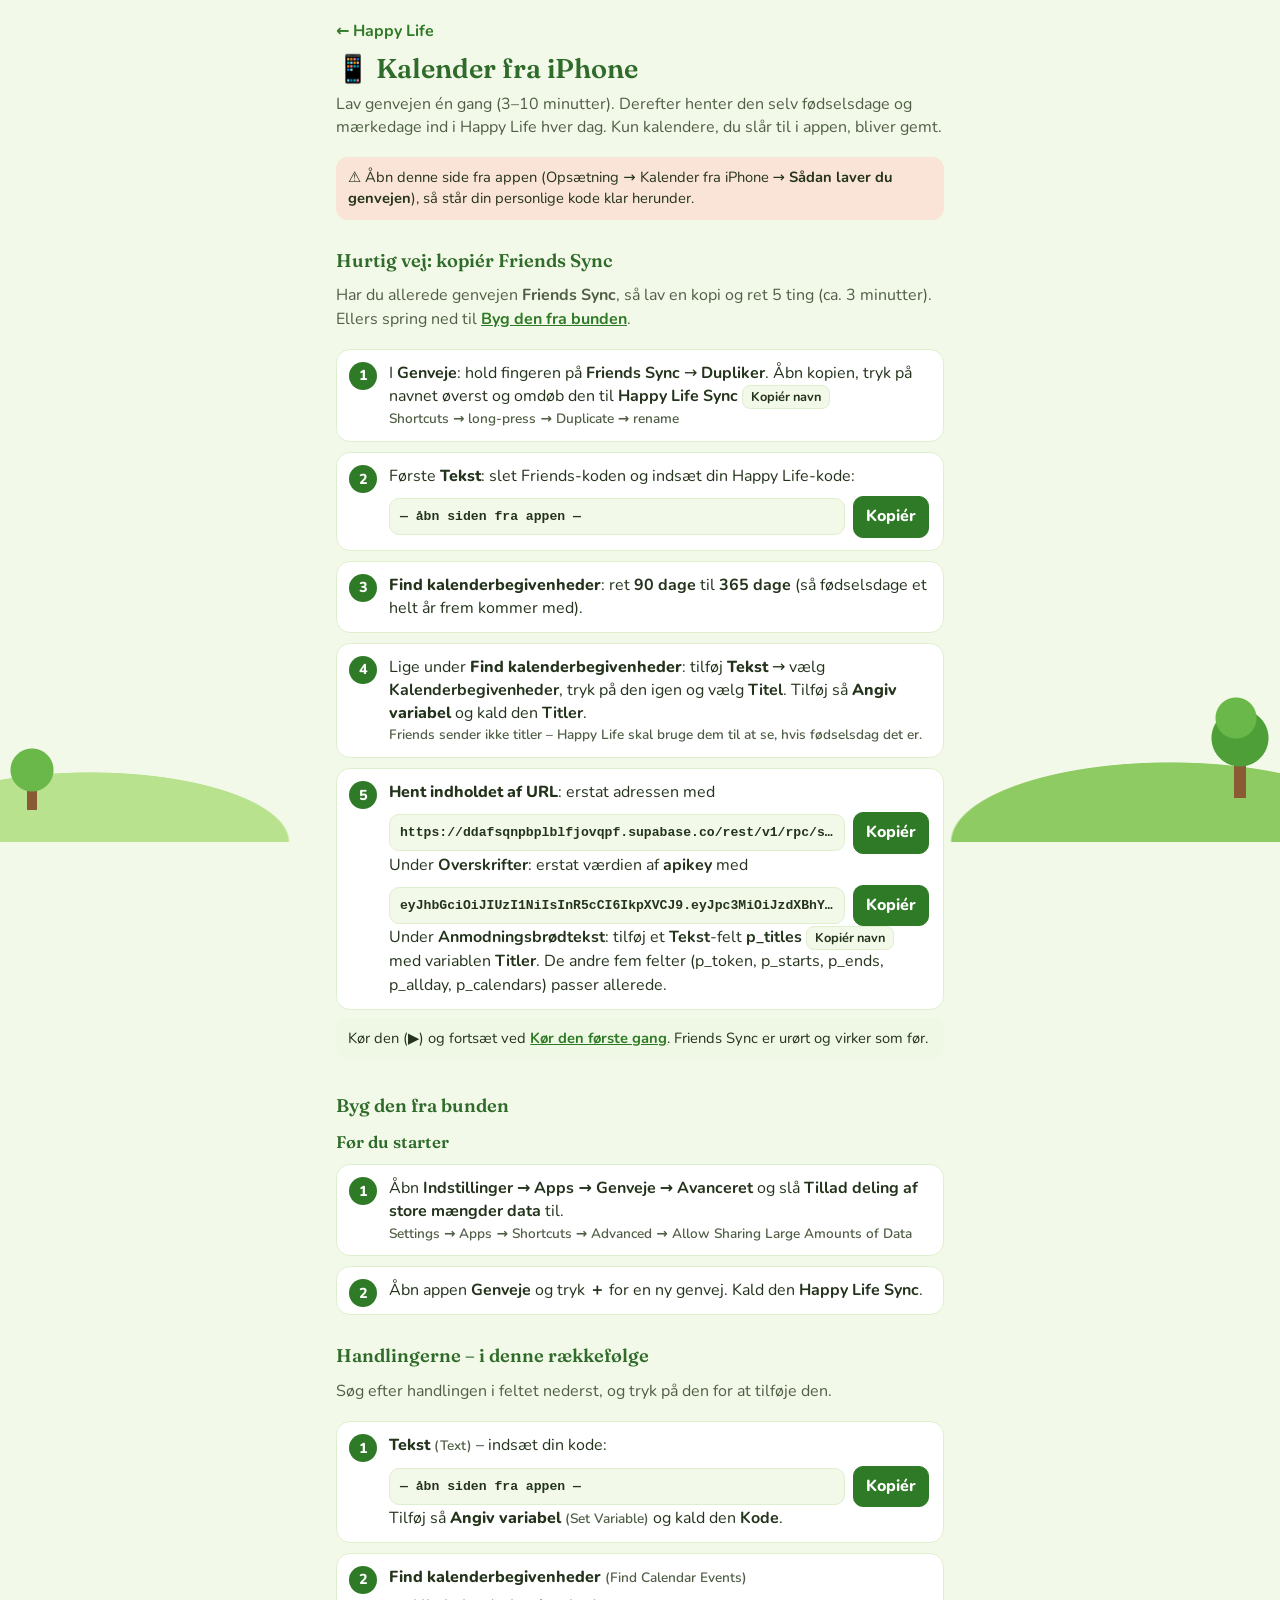
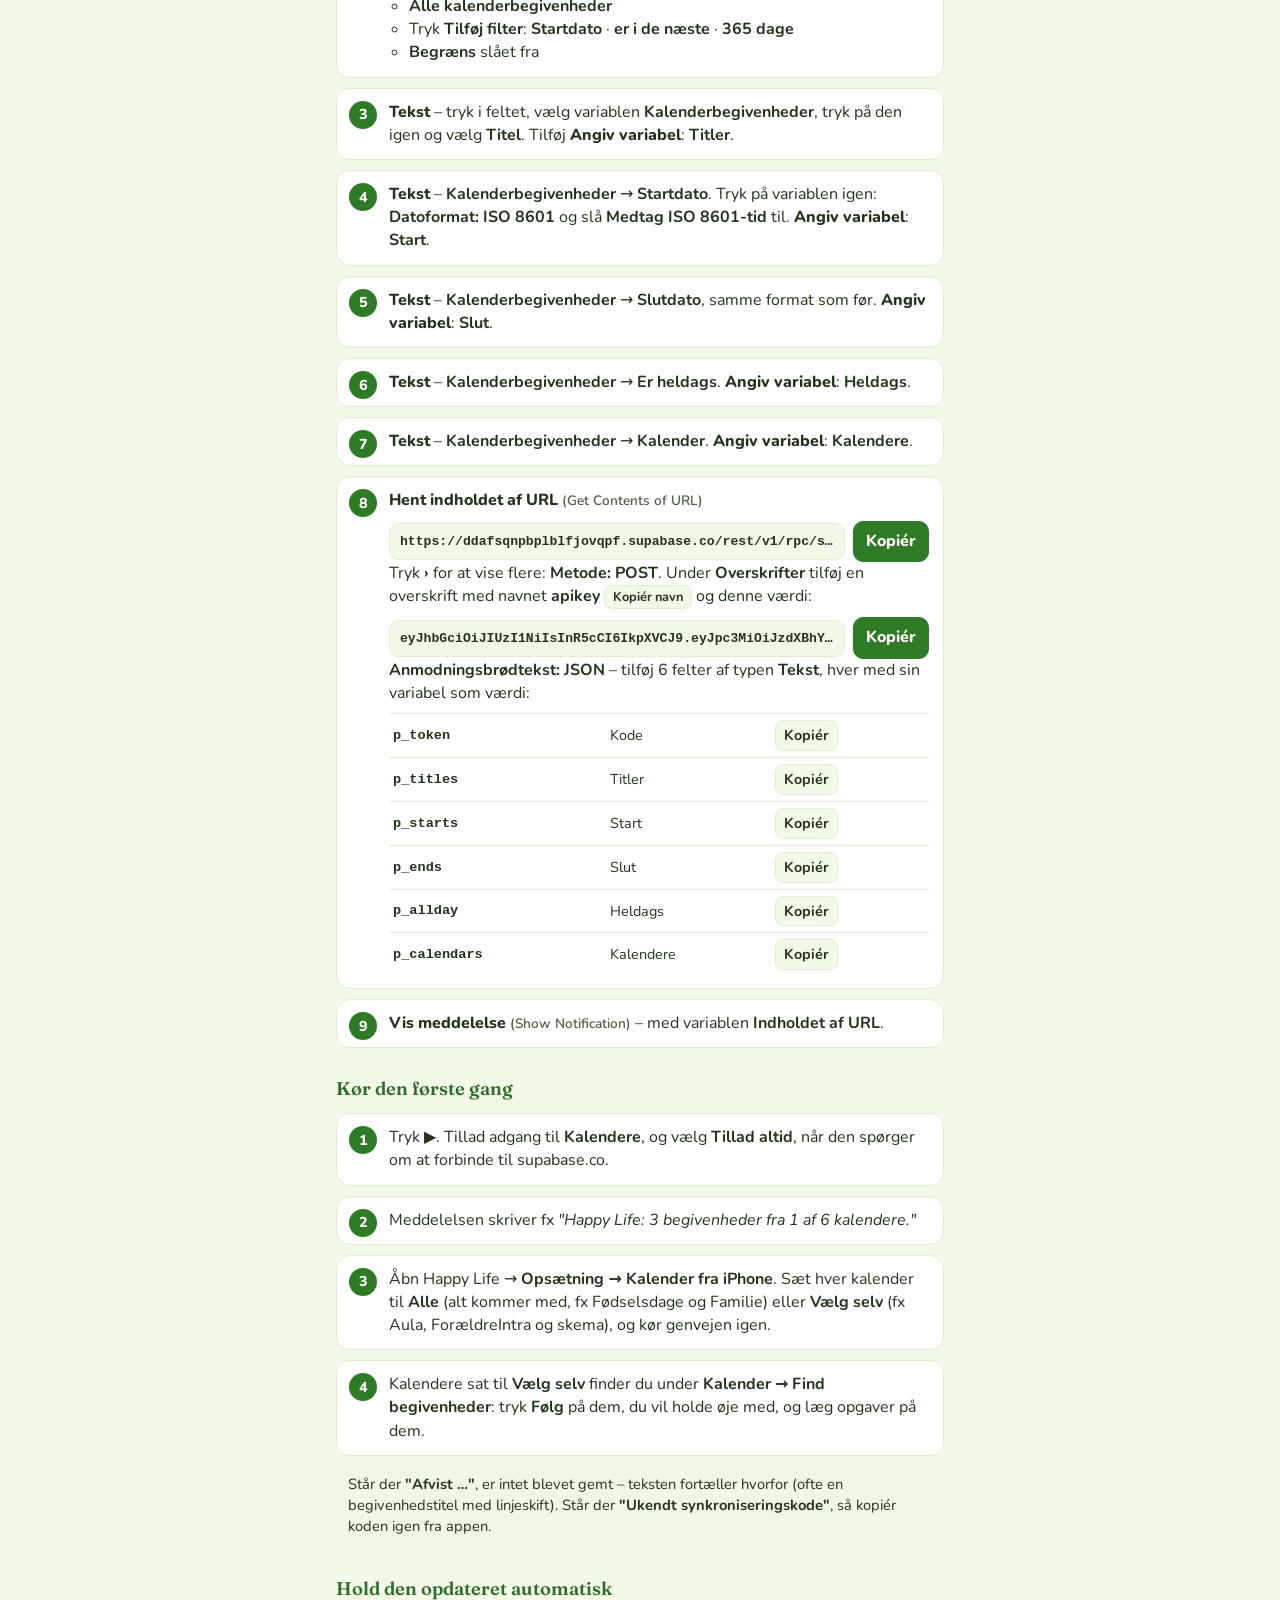
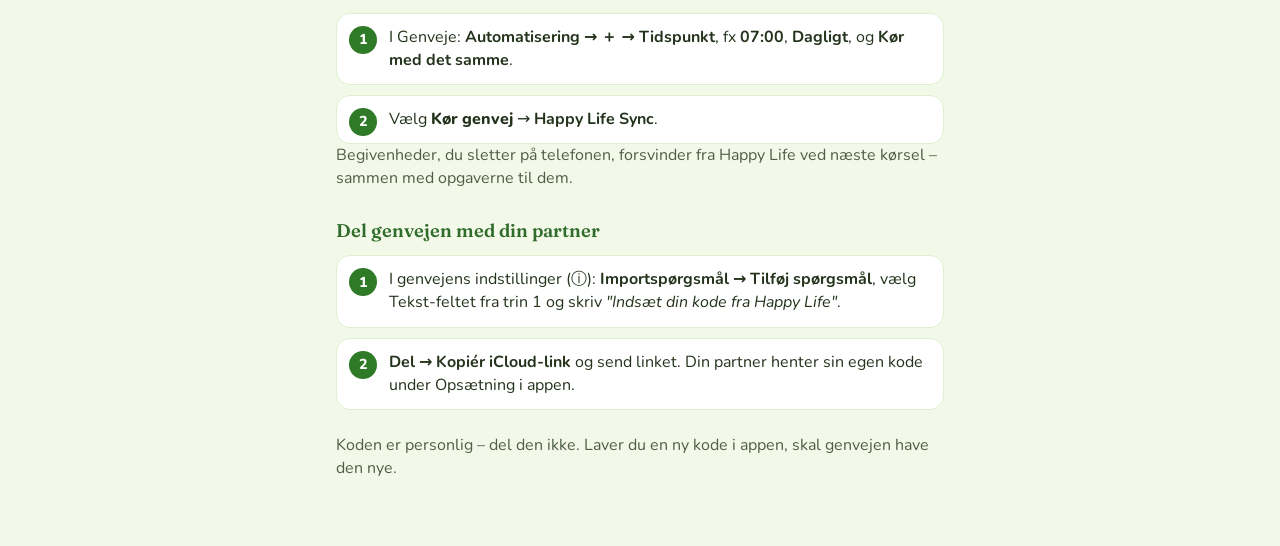
<file: kalender-guide.html>
<!doctype html>
<html lang="da">
<head>
  <meta charset="utf-8">
  <meta name="viewport" content="width=device-width, initial-scale=1, viewport-fit=cover">
  <title>Kalender-guide · Happy Life</title>
  <meta name="theme-color" content="#f3f9e8" media="(prefers-color-scheme: light)">
  <meta name="theme-color" content="#18221a" media="(prefers-color-scheme: dark)">
  <link rel="icon" href="icon-192.png">
  <link rel="preconnect" href="https://fonts.googleapis.com">
  <link rel="preconnect" href="https://fonts.gstatic.com" crossorigin>
  <link href="https://fonts.googleapis.com/css2?family=Fraunces:opsz,wght@9..144,600&family=Nunito:wght@400;600;700;800&display=swap" rel="stylesheet">
  <link rel="stylesheet" href="styles.css">
  <style>
    .guide { max-width: 640px; margin: 0 auto; padding: calc(env(safe-area-inset-top) + 20px) 16px 48px; }
    .guide h1 { font-size: 1.7rem; margin: 6px 0 4px; }
    .guide .lede { color: var(--muted); margin: 0 0 18px; }
    .guide h2 { margin: 28px 0 10px; }
    ol.steps { list-style: none; counter-reset: s; padding: 0; margin: 0; display: flex; flex-direction: column; gap: 10px; }
    ol.steps > li { counter-increment: s; position: relative; background: var(--surface); border: 1px solid var(--line);
      border-radius: 14px; padding: 12px 14px 12px 52px; }
    ol.steps > li::before { content: counter(s); position: absolute; left: 12px; top: 12px; width: 28px; height: 28px;
      border-radius: 50%; background: var(--accent); color: var(--accent-ink); font-weight: 800; display: grid; place-items: center; font-size: .9rem; }
    .act { font-weight: 800; }
    .en { color: var(--muted); font-size: .85rem; font-weight: 600; }
    .val { display: flex; gap: 8px; align-items: center; margin-top: 8px; }
    .val code { flex: 1; min-width: 0; overflow: hidden; text-overflow: ellipsis; white-space: nowrap;
      font: 600 .82rem/1.3 ui-monospace, Menlo, monospace; background: var(--bg); border: 1px solid var(--line);
      border-radius: 10px; padding: 9px 10px; }
    .val button { flex: none; border-radius: 10px; border: 1px solid var(--accent); background: var(--accent);
      color: var(--accent-ink); font-weight: 800; padding: 8px 12px; }
    .val button.done { background: var(--ok); border-color: var(--ok); }
    table.fields { width: 100%; border-collapse: collapse; margin-top: 8px; font-size: .9rem; }
    table.fields td { padding: 6px 4px; border-top: 1px solid var(--line); vertical-align: middle; }
    table.fields td:first-child { font: 700 .85rem ui-monospace, Menlo, monospace; white-space: nowrap; }
    table.fields button { border-radius: 8px; border: 1px solid var(--line); background: var(--bg); font-weight: 700; padding: 4px 8px; }
    .tip { margin-top: 8px; padding: 10px 12px; border-radius: 12px; background: var(--accent-soft); font-size: .92rem; }
    .warn { background: color-mix(in srgb, var(--gold) 22%, var(--surface)); }
    .nocode { display: none; }
    body.no-code .nocode { display: block; }
    button.mini { border-radius: 8px; border: 1px solid var(--line); background: var(--bg); font-weight: 700; padding: 2px 8px; font-size: .8rem; }
    a.back { color: var(--accent); font-weight: 700; text-decoration: none; }
    ul.plain { margin: 6px 0 0; padding-left: 20px; }
    .guide a:not(.back) { color: var(--accent); font-weight: 700; }
  </style>
</head>
<body>
<main class="guide">
  <a class="back" href="./">← Happy Life</a>
  <h1>📱 Kalender fra iPhone</h1>
  <p class="lede">Lav genvejen én gang (3–10 minutter). Derefter henter den selv fødselsdage og mærkedage ind i Happy Life hver dag. Kun kalendere, du slår til i appen, bliver gemt.</p>

  <div class="tip warn nocode">⚠️ Åbn denne side fra appen (Opsætning → Kalender fra iPhone → <b>Sådan laver du genvejen</b>), så står din personlige kode klar herunder.</div>

  <h2>Hurtig vej: kopiér Friends Sync</h2>
  <p class="lede">Har du allerede genvejen <b>Friends Sync</b>, så lav en kopi og ret 5 ting (ca. 3 minutter). Ellers spring ned til <a href="#byg">Byg den fra bunden</a>.</p>
  <ol class="steps">
    <li>I <b>Genveje</b>: hold fingeren på <b>Friends Sync</b> → <b>Dupliker</b>. Åbn kopien, tryk på navnet øverst og omdøb den til <b>Happy Life Sync</b> <button class="mini" data-copy-text="Happy Life Sync">Kopiér navn</button>
      <div class="en">Shortcuts → long-press → Duplicate → rename</div></li>
    <li>Første <span class="act">Tekst</span>: slet Friends-koden og indsæt din Happy Life-kode:
      <div class="val"><code id="code2">—</code><button data-copy="code2">Kopiér</button></div></li>
    <li><span class="act">Find kalenderbegivenheder</span>: ret <b>90 dage</b> til <b>365 dage</b> (så fødselsdage et helt år frem kommer med).</li>
    <li>Lige under <span class="act">Find kalenderbegivenheder</span>: tilføj <span class="act">Tekst</span> → vælg <b>Kalenderbegivenheder</b>, tryk på den igen og vælg <b>Titel</b>. Tilføj så <span class="act">Angiv variabel</span> og kald den <b>Titler</b>.
      <div class="en">Friends sender ikke titler – Happy Life skal bruge dem til at se, hvis fødselsdag det er.</div></li>
    <li><span class="act">Hent indholdet af URL</span>: erstat adressen med
      <div class="val"><code id="url2"></code><button data-copy="url2">Kopiér</button></div>
      Under <b>Overskrifter</b>: erstat værdien af <b>apikey</b> med
      <div class="val"><code id="key2"></code><button data-copy="key2">Kopiér</button></div>
      Under <b>Anmodningsbrødtekst</b>: tilføj et <b>Tekst</b>-felt <b>p_titles</b> <button class="mini" data-copy-text="p_titles">Kopiér navn</button> med variablen <b>Titler</b>. De andre fem felter (p_token, p_starts, p_ends, p_allday, p_calendars) passer allerede.</li>
  </ol>
  <div class="tip">Kør den (▶︎) og fortsæt ved <a href="#kor">Kør den første gang</a>. Friends Sync er urørt og virker som før.</div>

  <h2 id="byg" style="margin-top:34px">Byg den fra bunden</h2>
  <h3 style="margin:8px 0 10px">Før du starter</h3>
  <ol class="steps">
    <li>Åbn <b>Indstillinger → Apps → Genveje → Avanceret</b> og slå <b>Tillad deling af store mængder data</b> til.
      <div class="en">Settings → Apps → Shortcuts → Advanced → Allow Sharing Large Amounts of Data</div></li>
    <li>Åbn appen <b>Genveje</b> og tryk <b>＋</b> for en ny genvej. Kald den <b>Happy Life Sync</b>.</li>
  </ol>

  <h2>Handlingerne – i denne rækkefølge</h2>
  <p class="lede">Søg efter handlingen i feltet nederst, og tryk på den for at tilføje den.</p>
  <ol class="steps">
    <li><span class="act">Tekst</span> <span class="en">(Text)</span> – indsæt din kode:
      <div class="val"><code id="code">—</code><button data-copy="code">Kopiér</button></div>
      Tilføj så <span class="act">Angiv variabel</span> <span class="en">(Set Variable)</span> og kald den <b>Kode</b>.</li>
    <li><span class="act">Find kalenderbegivenheder</span> <span class="en">(Find Calendar Events)</span>
      <ul class="plain"><li><b>Alle kalenderbegivenheder</b></li>
        <li>Tryk <b>Tilføj filter</b>: <b>Startdato</b> · <b>er i de næste</b> · <b>365 dage</b></li>
        <li><b>Begræns</b> slået fra</li></ul></li>
    <li><span class="act">Tekst</span> – tryk i feltet, vælg variablen <b>Kalenderbegivenheder</b>, tryk på den igen og vælg <b>Titel</b>.
      Tilføj <span class="act">Angiv variabel</span>: <b>Titler</b>.</li>
    <li><span class="act">Tekst</span> – <b>Kalenderbegivenheder</b> → <b>Startdato</b>. Tryk på variablen igen:
      <b>Datoformat: ISO 8601</b> og slå <b>Medtag ISO 8601-tid</b> til. <span class="act">Angiv variabel</span>: <b>Start</b>.</li>
    <li><span class="act">Tekst</span> – <b>Kalenderbegivenheder</b> → <b>Slutdato</b>, samme format som før.
      <span class="act">Angiv variabel</span>: <b>Slut</b>.</li>
    <li><span class="act">Tekst</span> – <b>Kalenderbegivenheder</b> → <b>Er heldags</b>. <span class="act">Angiv variabel</span>: <b>Heldags</b>.</li>
    <li><span class="act">Tekst</span> – <b>Kalenderbegivenheder</b> → <b>Kalender</b>. <span class="act">Angiv variabel</span>: <b>Kalendere</b>.</li>
    <li><span class="act">Hent indholdet af URL</span> <span class="en">(Get Contents of URL)</span>
      <div class="val"><code id="url"></code><button data-copy="url">Kopiér</button></div>
      Tryk <b>›</b> for at vise flere: <b>Metode: POST</b>. Under <b>Overskrifter</b> tilføj en overskrift med navnet <b>apikey</b> <button class="mini" data-copy-text="apikey">Kopiér navn</button> og denne værdi:
      <div class="val"><code id="key"></code><button data-copy="key">Kopiér</button></div>
      <b>Anmodningsbrødtekst: JSON</b> – tilføj 6 felter af typen <b>Tekst</b>, hver med sin variabel som værdi:
      <table class="fields">
        <tr><td>p_token</td><td>Kode</td><td><button data-copy-text="p_token">Kopiér</button></td></tr>
        <tr><td>p_titles</td><td>Titler</td><td><button data-copy-text="p_titles">Kopiér</button></td></tr>
        <tr><td>p_starts</td><td>Start</td><td><button data-copy-text="p_starts">Kopiér</button></td></tr>
        <tr><td>p_ends</td><td>Slut</td><td><button data-copy-text="p_ends">Kopiér</button></td></tr>
        <tr><td>p_allday</td><td>Heldags</td><td><button data-copy-text="p_allday">Kopiér</button></td></tr>
        <tr><td>p_calendars</td><td>Kalendere</td><td><button data-copy-text="p_calendars">Kopiér</button></td></tr>
      </table></li>
    <li><span class="act">Vis meddelelse</span> <span class="en">(Show Notification)</span> – med variablen <b>Indholdet af URL</b>.</li>
  </ol>

  <h2 id="kor">Kør den første gang</h2>
  <ol class="steps">
    <li>Tryk ▶︎. Tillad adgang til <b>Kalendere</b>, og vælg <b>Tillad altid</b>, når den spørger om at forbinde til supabase.co.</li>
    <li>Meddelelsen skriver fx <i>"Happy Life: 3 begivenheder fra 1 af 6 kalendere."</i></li>
    <li>Åbn Happy Life → <b>Opsætning → Kalender fra iPhone</b>. Sæt hver kalender til <b>Alle</b> (alt kommer med, fx Fødselsdage og Familie) eller <b>Vælg selv</b> (fx Aula, ForældreIntra og skema), og kør genvejen igen.</li>
    <li>Kalendere sat til <b>Vælg selv</b> finder du under <b>Kalender → Find begivenheder</b>: tryk <b>Følg</b> på dem, du vil holde øje med, og læg opgaver på dem.</li>
  </ol>
  <div class="tip">Står der <b>"Afvist …"</b>, er intet blevet gemt – teksten fortæller hvorfor (ofte en begivenhedstitel med linjeskift). Står der <b>"Ukendt synkroniseringskode"</b>, så kopiér koden igen fra appen.</div>

  <h2>Hold den opdateret automatisk</h2>
  <ol class="steps">
    <li>I Genveje: <b>Automatisering → ＋ → Tidspunkt</b>, fx <b>07:00</b>, <b>Dagligt</b>, og <b>Kør med det samme</b>.</li>
    <li>Vælg <span class="act">Kør genvej</span> → <b>Happy Life Sync</b>.</li>
  </ol>
  <p class="lede">Begivenheder, du sletter på telefonen, forsvinder fra Happy Life ved næste kørsel – sammen med opgaverne til dem.</p>

  <h2>Del genvejen med din partner</h2>
  <ol class="steps">
    <li>I genvejens indstillinger (ⓘ): <b>Importspørgsmål → Tilføj spørgsmål</b>, vælg Tekst-feltet fra trin 1 og skriv <i>"Indsæt din kode fra Happy Life"</i>.</li>
    <li><b>Del → Kopiér iCloud-link</b> og send linket. Din partner henter sin egen kode under Opsætning i appen.</li>
  </ol>
  <p class="lede" style="margin-top:24px">Koden er personlig – del den ikke. Laver du en ny kode i appen, skal genvejen have den nye.</p>
</main>
<script type="module">
  import { SUPABASE_URL, SUPABASE_ANON_KEY } from './config.js';
  const code = new URLSearchParams(location.hash.slice(1)).get('kode') || '';
  for (const id of ['code', 'code2']) document.getElementById(id).textContent = code || '— åbn siden fra appen —';
  if (!code) document.body.classList.add('no-code');
  for (const id of ['url', 'url2']) document.getElementById(id).textContent = `${SUPABASE_URL}/rest/v1/rpc/sync_calendar`;
  for (const id of ['key', 'key2']) document.getElementById(id).textContent = SUPABASE_ANON_KEY;
  const flash = (btn) => { const t = btn.textContent; btn.textContent = 'Kopieret ✓'; btn.classList.add('done');
    setTimeout(() => { btn.textContent = t; btn.classList.remove('done'); }, 1500); };
  const copy = async (text, btn) => {
    try { await navigator.clipboard.writeText(text); flash(btn); }
    catch { prompt('Kopiér:', text); }
  };
  document.addEventListener('click', (e) => {
    const b = e.target.closest('button'); if (!b) return;
    if (b.dataset.copy) {
      const v = document.getElementById(b.dataset.copy).textContent;
      if (b.dataset.copy.startsWith('code') && !code) return;
      copy(v, b);
    } else if (b.dataset.copyText) copy(b.dataset.copyText, b);
  });
</script>
</body>
</html>
</file>
<file: styles.css>
:root {
  /* "Solopgang i haven" (mockup A2): fresh grass and trees, a rising sun */
  --bg: #f3f9e8;
  --surface: #ffffff;
  --ink: #24331c;
  --head: #2f6b2a;
  --muted: #4f5e45;
  --line: #e0eed0;
  --accent: #2f7a26;
  --accent-ink: #fff;
  --accent-soft: #eff8e4;
  --gold: #e9864c;
  --ok: #2f7a26;
  --ok-soft: #ddf2cc;
  --danger: #b8402f;
  --pill: #ffe8cf; --pill-ink: #9a3412;
  --love: #f9d5d8; --love-ink: #3a1420; --love-muted: #7a2a3c; --love-line: #efb4bf;
  --love-bar: #f2b3bd; --love-fill: #d9536a; --love-btn: #b33a55; --love-idea: #fff0f1;
  --sun1: #fff3c4; --sun2: #ffe08a; --sun3: #ffc24d;
  --sunrise: linear-gradient(135deg, #ffd66b, #ffb38a); --sunrise-ink: #5a2310;
  --leaf: #eff8e4; --leaf-line: #8fcb63;
  --sky: #eaf5ff;
  --hill1: #b9e28f; --hill2: #8fcb63; --tree1: #4e9f37; --tree2: #6bb84a; --trunk: #8a5a35;
  --nav: #ffffff; --nav-line: #6bb84a;
  --radius: 20px;
  --shadow: 0 1px 2px rgba(47, 107, 42, .05), 0 4px 16px rgba(47, 107, 42, .09);
  color-scheme: light;
}
@media (prefers-color-scheme: dark) {
  :root {
    /* the garden at dusk */
    --bg: #152016; --surface: #1f2d21; --ink: #ecf1e4; --head: #b7e09a; --muted: #a9b8a0; --line: #304232;
    --accent: #7fc25f; --accent-ink: #10200c; --accent-soft: #263a25; --gold: #f0a36f;
    --ok: #8fd06d; --ok-soft: #24391f; --danger: #f08a7a;
    --pill: #4a3222; --pill-ink: #ffd9bd;
    --love: #3d2329; --love-ink: #fbe3e6; --love-muted: #e5a9b5; --love-line: #6a3a45;
    --love-bar: #5a3039; --love-fill: #ef7f93; --love-btn: #e0657d; --love-idea: #4a2b32;
    --sun1: #232f20; --sun2: #3a3a22; --sun3: #5a4a20;
    --sunrise: linear-gradient(135deg, #5a4520, #5a3524); --sunrise-ink: #ffe2c4;
    --leaf: #24331f; --leaf-line: #4e7a3a;
    --sky: #172636;
    --hill1: #1d2e1b; --hill2: #223820; --tree1: #2a4a25; --tree2: #305429; --trunk: #3e2d20;
    --nav: #1a271c; --nav-line: #3f6a33;
    --shadow: none; color-scheme: dark;
  }
}

* { box-sizing: border-box; }
html { background: var(--bg); }
html, body { margin: 0; color: var(--ink); }
/* each page has its own drawing at the top (art.js); the front page a rainbow */
body { position: relative; }
body::after {
  content: ''; position: fixed; z-index: -1; pointer-events: none;
  left: 0; right: 0; bottom: calc(env(safe-area-inset-bottom) + 58px); height: 170px;
  background:
    radial-gradient(circle at calc(100% - 44px) 46px, var(--tree2) 0 20px, transparent 21px),
    radial-gradient(circle at calc(100% - 40px) 66px, var(--tree1) 0 28px, transparent 29px),
    linear-gradient(var(--trunk), var(--trunk)) right 34px top 86px / 12px 40px no-repeat,
    radial-gradient(circle at 32px 98px, var(--tree2) 0 21px, transparent 22px),
    linear-gradient(var(--trunk), var(--trunk)) left 27px top 112px / 10px 26px no-repeat,
    radial-gradient(ellipse 220px 80px at calc(100% - 110px) 100%, var(--hill2) 99%, transparent 100%),
    radial-gradient(ellipse 200px 70px at 90px 100%, var(--hill1) 99%, transparent 100%);
}
body {
  font: 16px/1.45 'Nunito', system-ui, -apple-system, sans-serif;
  -webkit-text-size-adjust: 100%;
  min-height: 100dvh;
}
h1, h2, h3 { font-family: 'Fraunces', Georgia, serif; font-weight: 600; margin: 0; color: var(--head); }
h2 { font-size: 1.15rem; margin: 26px 0 10px; }
h3 { font-size: 1.05rem; }
button, input, select { font: inherit; color: inherit; }

/* ---------- layout ---------- */
.top {
  position: relative; z-index: 5;
  display: flex; align-items: baseline; justify-content: space-between; gap: 12px;
  padding: calc(env(safe-area-inset-top) + 14px) 18px 12px;
  background: transparent;
}
.top h1 { font-size: 1.6rem; }
.fam { color: var(--muted); font-weight: 600; font-size: .9rem; white-space: nowrap; overflow: hidden; text-overflow: ellipsis; }
.view { padding: 4px 16px calc(env(safe-area-inset-bottom) + 96px); max-width: 640px; margin: 0 auto; }

.tabs {
  position: fixed; left: 0; right: 0; bottom: 0; z-index: 10;
  display: grid; grid-template-columns: repeat(6, 1fr);
  padding: 6px 4px calc(env(safe-area-inset-bottom) + 6px);
  background: var(--nav); border-top: 3px solid var(--nav-line);
}
.tabs button {
  background: none; border: 0; padding: 4px 0; display: flex; flex-direction: column; align-items: center;
  font-size: .7rem; font-weight: 700; color: var(--muted); gap: 3px; cursor: pointer;
}
.tabs .ico { display: block; width: 24px; height: 24px; }
.tabs .ico svg { width: 24px; height: 24px; fill: none; stroke: currentColor; stroke-width: 2; stroke-linecap: round; stroke-linejoin: round; }
.tabs button.on { color: var(--head); font-weight: 800; }
.tabs button.on .ico svg { fill: var(--sun2); }
.tabs [data-id=moments] .ico svg { stroke: var(--love-btn); fill: var(--love-bar); }
.tabs [data-id=moments].on .ico svg { fill: var(--love-fill); }

.center {
  min-height: 100dvh; display: flex; flex-direction: column; align-items: center; justify-content: center;
  gap: 16px; padding: calc(env(safe-area-inset-top) + 24px) 16px 32px; max-width: 440px; margin: 0 auto;
}
.center > .card, .center > form { width: 100%; }
.brand { text-align: center; }
.brand h1 { font-size: 2rem; }
.brand p { color: var(--muted); margin: 4px 0 0; }
.logo { font-size: 3rem; line-height: 1; }

/* ---------- surfaces ---------- */
.card {
  background: var(--surface); border-radius: var(--radius); box-shadow: var(--shadow);
  border: 0; padding: 16px; margin-bottom: 12px;
}
.list { display: flex; flex-direction: column; gap: 8px; }
.row {
  display: flex; gap: 12px; align-items: flex-start;
  background: var(--surface); border: 0; border-radius: 16px; padding: 12px; box-shadow: var(--shadow);
}
.row.event { cursor: pointer; }
.row .body { flex: 1; min-width: 0; }
.row .lead { flex: none; }
.row .lead.big { font-size: 1.5rem; line-height: 1.2; }
.row.is-done .ttl { text-decoration: line-through; color: var(--muted); }
.ttl { font-weight: 700; }
.notes { color: var(--muted); font-size: .92rem; margin: 2px 0; }
.meta { color: var(--muted); font-size: .85rem; }
.meta strong { color: var(--ink); }
.empty, .hint { color: var(--muted); font-size: .92rem; }
.hello { font-size: 1.15rem; font-weight: 800; margin: 6px 0 0; }
.allgood { text-align: center; margin-top: 28px; font-size: 1.05rem; }

.chip {
  display: inline-block; padding: 1px 9px; border-radius: 999px; font-size: .78rem;
  background: var(--line); color: var(--ink); margin: 2px 4px 2px 0; white-space: nowrap;
}
.chip.yes { background: var(--ok-soft); color: var(--ok); font-weight: 700; }
.role-husband, .role-wife { background: var(--love); color: var(--love-ink); }
.takers { margin-top: 6px; font-size: .85rem; color: var(--muted); }
.takers .need { float: right; font-weight: 700; color: var(--ink); }

/* ---------- buttons ---------- */
button { cursor: pointer; }
/* :where() keeps this base style at zero specificity so .primary, .link etc. always win */
:where(.primary, .card button:not(.link):not(.icon), .toolbar button, .btns button, .acts button, .inline button, .seg button, .langs button) {
  border-radius: 14px; border: 1px solid var(--line); background: #fff; padding: 10px 16px; font-weight: 700;
  transition: transform .08s ease, filter .15s ease, box-shadow .15s ease;
}
button.primary {
  background: var(--accent); border: 1px solid var(--accent); color: var(--accent-ink);
  box-shadow: 0 2px 8px color-mix(in srgb, var(--accent) 35%, transparent);
}
form > button.primary { padding: 13px 16px; font-size: 1.02rem; }
button:active:not(:disabled) { transform: scale(.97); }
button.primary:hover:not(:disabled) { filter: brightness(1.06); }
input.otp { font: 700 1.6rem/1.2 ui-monospace, Menlo, monospace; letter-spacing: .3em; text-align: center; }
button.small { padding: 6px 12px !important; font-size: .88rem; }
button.danger { color: var(--danger); }
button.link { background: none; border: 0; color: var(--accent); padding: 4px; font-weight: 600; }
button.link.out { display: block; margin: 28px auto 0; }
button.icon { background: none; border: 0; font-size: 1.15rem; color: var(--muted); padding: 2px 6px; }
button:disabled { opacity: .6; }
.tick {
  width: 30px; height: 30px; border-radius: 50%; border: 2px solid var(--muted);
  background: none; font-weight: 800; color: var(--accent-ink); padding: 0;
}
.tick { border-color: color-mix(in srgb, var(--accent) 60%, var(--surface)); }
.tick.on { background: var(--ok); border-color: var(--ok); }
.ok { color: var(--ok); font-weight: 800; }
.toolbar { display: flex; gap: 8px; flex-wrap: wrap; margin: 6px 0 12px; }
.acts { display: flex; gap: 8px; flex-wrap: wrap; margin-top: 10px; }
.seg, .langs { display: flex; gap: 6px; flex-wrap: wrap; justify-content: center; }
.seg button.on, .langs button.on { background: var(--ink); color: var(--bg); border-color: var(--ink); }

/* ---------- moments (love) ---------- */
.moment .m-head, .plan-head { display: flex; justify-content: space-between; gap: 8px; align-items: flex-start; }
.moment .meta { margin-top: 4px; }
.card.moment {
  background: color-mix(in srgb, var(--love) 55%, var(--surface)); color: var(--love-ink); border-radius: 24px;
}
.card.moment.due { background: var(--love); }
.moment h3 { color: var(--love-ink); display: flex; align-items: center; gap: 8px; }
.moment h3::before {
  content: ''; flex: none; width: 20px; height: 20px; background: var(--love-fill);
  -webkit-mask: var(--heart) center / contain no-repeat; mask: var(--heart) center / contain no-repeat;
}
.moment .meta, .moment .hist, .moment details summary { color: var(--love-muted); }
.moment .meta strong { color: var(--love-ink); }
.moment .chip { background: var(--love-bar); color: var(--love-ink); }
.moment button.icon { color: var(--love-muted); }
.moment button.link { color: var(--love-btn); }
.moment .acts button:not(.primary) { background: #fff; color: var(--love-ink); border-color: var(--love-line); }
.moment button.primary {
  background: var(--love-btn); border-color: var(--love-btn); color: #fff;
  box-shadow: 0 2px 8px color-mix(in srgb, var(--love-btn) 35%, transparent);
}
:root { --heart: url("data:image/svg+xml,%3Csvg xmlns='http://www.w3.org/2000/svg' viewBox='0 0 24 24'%3E%3Cpath d='M12 21s-8-4.9-8-11a4.5 4.5 0 0 1 8-2.9A4.5 4.5 0 0 1 20 10c0 6.1-8 11-8 11z'/%3E%3C/svg%3E"); }
.bar { height: 8px; background: var(--line); border-radius: 99px; overflow: hidden; margin: 12px 0 6px; }
.bar span { display: block; height: 100%; background: var(--gold); border-radius: 99px; }
.moment .bar { background: var(--love-bar); }
.moment .bar span { background: color-mix(in srgb, var(--love-fill) 70%, var(--love-bar)); }
.moment.due .bar span { background: var(--love-fill); }
.idea { margin-top: 10px; padding: 10px 12px; border-radius: 14px; background: var(--accent-soft); }
.moment .idea { background: var(--love-idea); color: var(--love-ink); }
.hist { margin: 8px 0 0; padding-left: 18px; color: var(--muted); font-size: .9rem; }
details summary { cursor: pointer; color: var(--muted); margin-top: 10px; font-size: .9rem; }
.plan .list { margin: 12px 0; }
@media (prefers-color-scheme: dark) {
  .moment .acts button:not(.primary) { background: transparent; }
  :where(.primary, .card button:not(.link):not(.icon), .toolbar button, .btns button, .acts button, .inline button, .seg button, .langs button) { background: var(--surface); }
}

/* ---------- event tasks ---------- */
.for-event { margin: -6px 0 0; color: var(--muted); font-weight: 700; }
.ev-tasks { background: color-mix(in srgb, var(--gold) 9%, transparent); border-color: color-mix(in srgb, var(--gold) 45%, var(--line)); }
.ev-tasks .list { gap: 6px; margin-bottom: 10px; }
button.ev-task {
  display: flex; flex-direction: column; align-items: flex-start; gap: 2px; text-align: left; width: 100%;
  background: var(--surface); border: 1px solid var(--line); border-radius: 12px; padding: 9px 12px;
}
.sugg { display: flex; flex-wrap: wrap; gap: 6px; }
button.chip-btn {
  border: 1px dashed var(--accent); background: var(--surface); color: var(--ink); border-radius: 999px;
  padding: 6px 12px; font-weight: 700; font-size: .88rem;
}
button.chip-btn small { color: var(--muted); font-weight: 600; margin-left: 2px; }

/* ---------- ideas ---------- */
.ideas-seg { justify-content: flex-start; margin: 4px 0 12px; }
.ideas-seg button small { opacity: .7; margin-left: 2px; }
.ideas { gap: 10px; }
.idea-card { margin: 0; }
.idea-head { display: flex; justify-content: space-between; align-items: flex-start; gap: 8px; }
.travel { flex: none; font-size: .8rem; font-weight: 700; padding: 3px 9px; border-radius: 999px; background: var(--ok-soft); color: var(--ok); white-space: nowrap; }
.travel.fly { background: color-mix(in srgb, #4a7bd0 18%, var(--surface)); color: #3a63ad; }
.deal { margin-top: 6px; font-weight: 800; color: var(--love-btn); }
.idea-card .notes { margin: 6px 0 0; }
a.btnlink.primary-link { background: var(--accent); border-color: var(--accent); color: var(--accent-ink); }
.src { margin-top: 8px; font-size: .75rem; color: var(--muted); }

/* ---------- templates ---------- */
.tpl-preview { display: flex; flex-direction: column; gap: 8px; }
.tpl-routine { border: 1px solid var(--line); border-radius: 12px; padding: 10px 12px; background: var(--bg); }
.tpl-routine ul { margin: 6px 0 0; padding-left: 20px; font-size: .9rem; }
label.check.tall { align-self: end; border-radius: 12px; padding: 11px 12px; }

/* ---------- calendar sync ---------- */
.copyrow { display: flex; gap: 8px; align-items: center; }
input.mono { font: 600 .82rem/1.2 ui-monospace, Menlo, monospace; }
.cal-list { margin: 12px 0 4px; }
.cal-head, .cal-row { display: grid; grid-template-columns: 1fr auto; align-items: center; gap: 6px 10px; }
.cal-row .cal-name { grid-column: 1 / -1; }
.seg.cal-mode { justify-content: flex-start; gap: 4px; flex-wrap: nowrap; }
.seg.cal-mode button { padding: 6px 10px; font-size: .85rem; border-radius: 10px; }
label.yearly { display: flex; flex-direction: row; align-items: center; white-space: nowrap; gap: 6px; font-size: .8rem; color: var(--muted); font-weight: 700; }
label.yearly.off { opacity: .4; }
.cal-head { font-size: .78rem; color: var(--muted); font-weight: 700; padding-bottom: 4px; }
.cal-head span:not(:first-child) { text-align: center; }
.cal-row { padding: 8px 0; border-top: 1px solid var(--line); }
.cal-name { font-weight: 700; overflow: hidden; text-overflow: ellipsis; white-space: nowrap; }
button.switch {
  justify-self: center; width: 44px; height: 26px; border-radius: 99px; border: 0; padding: 0;
  background: var(--line); position: relative; transition: background .15s;
}
button.switch::after {
  content: ''; position: absolute; top: 3px; left: 3px; width: 20px; height: 20px; border-radius: 50%;
  background: #fff; box-shadow: 0 1px 3px rgba(0,0,0,.25); transition: transform .15s;
}
button.switch.on { background: var(--ok); }
button.switch.on::after { transform: translateX(18px); }
button.switch:disabled { opacity: .35; }
a.btnlink {
  display: inline-block; padding: 6px 12px; border-radius: 12px; border: 1px solid var(--line);
  color: var(--ink); text-decoration: none; font-weight: 700; font-size: .88rem;
}

/* ---------- points ---------- */
.points { margin-top: 14px; }
.pts-label { font-family: 'Fraunces', Georgia, serif; font-weight: 600; font-size: 1.05rem; margin-bottom: 4px; color: var(--head); }
.points.solo { text-align: center; background: linear-gradient(160deg, color-mix(in srgb, var(--sun2) 55%, var(--surface)), var(--surface)); }
.pts-big { font: 700 2.6rem/1.1 'Fraunces', Georgia, serif; color: var(--pill-ink); margin: 4px 0; }
.pts-row { display: flex; align-items: center; gap: 10px; padding: 7px 0; border-top: 1px solid var(--line); }
.pts-row:first-of-type { border-top: 0; }
.pts-name { font-weight: 700; flex: 1; min-width: 0; overflow: hidden; text-overflow: ellipsis; white-space: nowrap; }
.pts-row .meta { color: var(--accent); font-weight: 700; }
.pts-n {
  font-weight: 800; font-size: .95rem; white-space: nowrap;
  background: var(--pill); color: var(--pill-ink); border-radius: 999px; padding: 3px 10px;
}

.code {
  font: 700 1.8rem/1.2 ui-monospace, Menlo, monospace; letter-spacing: .18em;
  margin: 10px 0; text-align: center; padding: 10px; border: 2px dashed var(--line); border-radius: 12px;
}

.invite-actions { display: flex; flex-wrap: wrap; gap: 8px; }
.code.invite-code { font-size: 1.3rem; color: var(--muted); border-style: dotted; }
.code.login-code { font-size: 2.2rem; letter-spacing: .12em; border-color: var(--accent); color: var(--accent); }
#loginCodeForm input.otp { letter-spacing: .12em; text-transform: uppercase; }

/* ---------- forms ---------- */
form.card, .form { display: flex; flex-direction: column; gap: 12px; }
label { display: flex; flex-direction: column; gap: 4px; font-size: .9rem; color: var(--muted); font-weight: 600; }
input:not([type=checkbox]):not([type=radio]), select {
  width: 100%; padding: 11px 12px; border-radius: 12px; border: 1px solid var(--line);
  background: #fff; color: var(--ink); font-size: 16px;
}
@media (prefers-color-scheme: dark) { input:not([type=checkbox]):not([type=radio]), select { background: var(--bg); } }
fieldset { border: 1px solid var(--line); border-radius: 12px; padding: 10px 12px 12px; margin: 0; }
legend { font-size: .9rem; color: var(--muted); font-weight: 600; padding: 0 4px; }
.checks { display: flex; flex-wrap: wrap; gap: 6px; }
label.check {
  flex-direction: row; align-items: center; gap: 6px; color: var(--ink); font-weight: 600;
  padding: 6px 10px; border: 1px solid var(--line); border-radius: 999px; background: var(--bg);
}
label.check:has(input:checked) { border-color: var(--accent); background: var(--accent-soft); }
input[type=checkbox], input[type=radio] { accent-color: var(--accent); width: 18px; height: 18px; margin: 0; }
.two { display: grid; grid-template-columns: 1fr 1fr; gap: 10px; }
.btns { display: flex; gap: 8px; align-items: center; margin-top: 4px; }
.grow { flex: 1; }
[hidden] { display: none !important; }
form.inline { display: flex; gap: 8px; }

dialog {
  border: 0; border-radius: 20px; padding: 18px; width: min(520px, calc(100vw - 24px));
  max-height: calc(100dvh - 40px); background: var(--surface); color: var(--ink); box-shadow: 0 10px 40px rgba(0,0,0,.25);
}
dialog::backdrop { background: rgba(30, 20, 10, .45); }

.toast {
  position: fixed; left: 50%; transform: translateX(-50%);
  bottom: calc(env(safe-area-inset-bottom) + 84px); z-index: 50;
  background: var(--ink); color: var(--bg); padding: 10px 18px; border-radius: 999px;
  font-weight: 700; max-width: calc(100vw - 32px); text-align: center;
  animation: pop .2s ease-out;
}
.toast.bad { background: var(--danger); color: #fff; }
@keyframes pop { from { opacity: 0; transform: translate(-50%, 8px); } }

/* ---------- house ---------- */
.house-seg { margin: 8px 0 4px; }
.card.place h3 { margin-bottom: 10px; }
.hrow .acts { margin-top: 8px; }
.where { color: var(--head); margin-right: 2px; }
.where::after { content: ' ·'; color: var(--muted); }
.hchips { display: flex; flex-wrap: wrap; gap: 6px; margin-top: 8px; }
.card button.hchip, button.hchip {
  border-radius: 999px; border: 1px dashed var(--muted); background: none; color: var(--muted);
  padding: 6px 12px; font-size: .88rem; font-weight: 600;
}
.card button.hchip.on { border: 1px solid var(--ok); background: var(--ok-soft); color: var(--ok); font-weight: 700; }
.card button.hchip.type { border-style: solid; color: var(--ink); }
.card button.hchip.add { border-color: var(--head); color: var(--head); }
button.add-place { margin: 0 0 8px; border-radius: 12px; border: 1px solid var(--line); background: var(--surface); padding: 10px 16px; font-weight: 700; }
.row.go { width: 100%; text-align: left; align-items: center; margin-top: 10px; font: inherit; color: inherit; cursor: pointer; }
.row.go .arrow { font-size: 1.4rem; color: var(--muted); }
.tabs button { min-width: 0; font-size: .66rem; }
.tabs button span:last-child { max-width: 100%; overflow: hidden; text-overflow: ellipsis; white-space: nowrap; }

/* ---------- family moments (sunny) + house last-done ---------- */
.card.moment.family { background: color-mix(in srgb, var(--sun2) 55%, var(--surface)); color: var(--ink); }
.card.moment.family.due { background: var(--sun2); }
.moment.family h3 { color: var(--head); }
.moment.family h3::before { display: none; }
.moment.family .meta, .moment.family .hist, .moment.family details summary { color: var(--muted); }
.moment.family .meta strong { color: var(--ink); }
.moment.family .bar span { background: var(--sun3); }
.moment.family .idea { background: color-mix(in srgb, var(--sun1) 70%, var(--surface)); color: var(--ink); }
.moment.family button.icon { color: var(--muted); }
.moment.family button.link { color: var(--head); }
.moment.family button.primary { background: var(--head); border-color: var(--head); color: var(--surface); }
.moment.family .acts button:not(.primary) { color: var(--ink); border-color: var(--line); }
.kicon { font-size: 1.2rem; }
.planline { margin-top: 8px; padding: 8px 12px; border-radius: 12px; background: var(--surface); font-size: .92rem; }
.hchip small.last { display: block; font-size: .74rem; font-weight: 600; opacity: .85; }

/* ---------- find events (pick-mode calendars) ---------- */
.badge { display: inline-block; min-width: 20px; padding: 0 6px; border-radius: 999px; background: var(--gold); color: #fff; font-size: .78rem; line-height: 20px; text-align: center; margin-left: 4px; }
.find-bar { align-items: center; flex-wrap: nowrap; }
.find-bar input[type=search] { flex: 1; min-width: 0; }
.find-bar button { white-space: nowrap; }
.find-bar button.on { background: var(--ink); color: var(--bg); border-color: var(--ink); }
.fchips { display: flex; flex-wrap: wrap; gap: 6px; align-items: center; margin: -4px 0 8px; }
button.fchip { border: 1px solid var(--ink); background: var(--surface); color: var(--ink); border-radius: 999px; padding: 4px 10px; font-size: .82rem; font-weight: 700; }
button.fchip span { color: var(--muted); margin-left: 2px; }
.ckey { display: flex; flex-wrap: wrap; gap: 4px 12px; font-size: .8rem; color: var(--muted); font-weight: 700; margin-bottom: 4px; }
.ckey span { display: inline-flex; align-items: center; gap: 5px; }
.dot { display: inline-block; flex: none; width: 10px; height: 10px; border-radius: 50%; background: var(--cal, var(--accent)); }
label.check .dot { margin-right: 6px; vertical-align: 0; }
h3.day { font-size: 1rem; margin: 16px 0 8px; }
h3.day:first-letter { text-transform: uppercase; }
.row.find { align-items: center; gap: 10px; border-left: 4px solid var(--cal); padding-left: 10px; }
.row.find .dot { display: none; }
.row.find .time { flex: none; width: 46px; font-size: .82rem; font-weight: 800; color: var(--muted); line-height: 1.2; }
.find-acts { flex: none; display: flex; align-items: center; gap: 2px; }
.find-acts button.small, .find-acts button:not(.icon) {
  border-radius: 12px; border: 1px solid var(--line); background: var(--surface); padding: 6px 12px; font-weight: 700; font-size: .85rem; white-space: nowrap;
}
.find-acts button.primary { background: var(--accent); border-color: var(--accent); color: var(--accent-ink); }
.row.find.st-followed { background: color-mix(in srgb, var(--ok-soft) 70%, var(--surface)); }
.row.find.st-followed .ttl { color: var(--ok); }
.row.find.st-hidden { opacity: .55; }
@media (max-width: 380px) { .row.find .time { width: 38px; font-size: .75rem; } .find-acts button:not(.icon) { padding: 6px 9px; } }
/* the filter opens as a sheet from the bottom on phones */
@media (max-width: 600px) {
  dialog:has(form.sheet) { margin: auto 0 0; width: 100vw; max-width: 100vw; border-radius: 20px 20px 0 0;
    padding-bottom: calc(18px + env(safe-area-inset-bottom)); }
}

.card.place h3.sub { margin: 14px 0 0; font-size: .95rem; color: var(--muted); }

/* section picker (Opsætning, Øjeblikke): sticks under the header while scrolling */
.seg.zone-seg { position: sticky; top: env(safe-area-inset-top); z-index: 4; margin: 8px 0 4px;
  padding: 6px 0; background: color-mix(in srgb, var(--bg) 92%, transparent); flex-wrap: nowrap; }
.seg.zone-seg button { flex: 1; padding: 8px 6px; font-size: .9rem; white-space: nowrap; overflow: hidden; text-overflow: ellipsis; }

/* update button + version */
.top button.refresh { align-self: center; font-size: 1.25rem; padding: 4px 8px; margin-left: -4px; }
.top .fam { flex: 1; text-align: right; }
.version { text-align: center; color: var(--muted); font-size: .8rem; margin: 8px 0 0; }

/* home: rest of the free tasks, moment group label */
details.more > summary { margin: 10px 0 8px; font-weight: 700; }
h3.subhead { font-size: .95rem; color: var(--muted); margin: 0 0 8px; }

/* ---------- moments: Find page ---------- */
.find-head { display: flex; align-items: baseline; gap: 8px; flex-wrap: wrap; margin-top: 6px; }
.find-head h2 { margin: 6px 0; }
.kind-chips { display: flex; gap: 6px; overflow-x: auto; padding: 4px 0 8px; margin: 0 -16px; padding-left: 16px; padding-right: 16px;
  scrollbar-width: none; -webkit-overflow-scrolling: touch; }
.kind-chips::-webkit-scrollbar { display: none; }
.kind-chips .hchip { flex: none; white-space: nowrap; }
.kind-chips .hchip.on { border: 1px solid var(--ok); background: var(--ok-soft); color: var(--ok); }
input.find-q { margin: 4px 0 10px; }
details.find-group { margin: 0 0 10px; }
details.find-group > summary { font-weight: 700; color: var(--ink); font-size: 1rem; padding: 8px 2px; }
details.find-group .count { color: var(--muted); font-weight: 600; }
.row.find-item { align-items: center; }
.find-acts a.ext { text-decoration: none; font-size: 1.15rem; padding: 4px 5px; }
.hint.src { margin-top: 16px; }
.card.ev-moment { display: flex; align-items: flex-end; gap: 8px; padding: 12px; margin: 4px 0; }
.card.ev-moment label { flex: 1; }

/* calendar: which phone calendar an event comes from */
.caldot { display: inline-block; width: 8px; height: 8px; border-radius: 50%; margin: 0 4px 1px 2px; vertical-align: middle; }
.cal-chips .hchip { display: inline-flex; align-items: center; }

/* Find page: book & order online */
.book-online { margin: 4px 0 14px; }
.book-links { display: grid; grid-template-columns: repeat(auto-fill, minmax(150px, 1fr)); gap: 8px; }
a.book-link { display: flex; flex-direction: column; gap: 2px; padding: 10px 12px; border-radius: 14px; text-decoration: none;
  background: var(--surface); border: 1px solid var(--line); color: var(--ink); }
a.book-link strong { font-size: .95rem; }
a.book-link span { font-size: .8rem; color: var(--muted); }
a.book-link.map { border-style: dashed; }

/* ---------- today (the husband's page) ---------- */
[hidden] { display: none !important; }
.today-head { display: flex; align-items: center; justify-content: space-between; gap: 10px; flex-wrap: wrap; margin-top: 6px; }
.today-head .hello { margin: 0; }
.today-head .seg { justify-content: flex-end; }
.card.bag { background: var(--surface); margin-top: 14px; }
.bag .row.pack { background: var(--leaf); box-shadow: none; }
.bag-head { display: flex; align-items: center; justify-content: space-between; }
.bag-head h2 { margin: 0; }
.bag .subhead { margin: 14px 0 6px; font-size: 1rem; }
.bag .acts { margin-top: 12px; }
.bag .row.pack { padding: 10px 12px; align-items: center; }
.bag details .row { cursor: pointer; align-items: center; }
.row.dayev { align-items: center; }
.row .when { flex: none; width: 46px; text-align: center; display: flex; flex-direction: column; line-height: 1.1; }
.row .when b { font-size: 1.15rem; color: var(--head); }
.row .when small { font-size: .72rem; color: var(--muted); text-transform: uppercase; font-weight: 700; }
.row .when.time b { font-size: .98rem; }
.chip.kid { background: var(--pill); color: var(--pill-ink); font-weight: 800; }
.chip.pack { background: var(--sun1); }
.checks.days { gap: 4px 10px; }
.cal-row .cal-name { display: flex; align-items: center; justify-content: space-between; gap: 8px; }
.cal-row .cal-name > :first-child { overflow: hidden; text-overflow: ellipsis; }
button.cal-who { flex: none; max-width: 55%; overflow: hidden; text-overflow: ellipsis; white-space: nowrap;
  background: none; border: 1px solid var(--line); border-radius: 999px; padding: 3px 10px; font-size: .8rem; font-weight: 700; color: var(--muted); }

/* ---------- family day ---------- */
.card.famday { background: var(--sunrise); margin-top: 14px; }
.card.famday.planned { background: var(--sunrise); }
.card.famday h3, .card.famday .fd-what { color: var(--sunrise-ink); }
.card.famday .meta { color: var(--sunrise-ink); opacity: .85; }
.fd-head { display: flex; align-items: center; justify-content: space-between; gap: 8px; }
.famday h3 { font-size: 1.05rem; }
.fd-turn { margin: 6px 0 2px; font-size: 1.02rem; }
.fd-what { margin: 8px 0 2px; font-size: 1.1rem; font-weight: 800; }
.famday .acts { margin-top: 10px; display: flex; flex-wrap: wrap; gap: 6px; }
.fd-filter { justify-content: flex-start; }
.fd-ideas { display: flex; flex-direction: column; gap: 6px; max-height: 42vh; overflow-y: auto; }
.fd-idea { display: flex; align-items: center; gap: 10px; padding: 8px 10px; border: 1px solid var(--line); border-radius: 12px; cursor: pointer; }
.fd-idea input { flex: none; }
.fd-idea .em { font-size: 1.4rem; flex: none; }
.fd-idea .tx { display: flex; flex-direction: column; min-width: 0; }
.fd-idea .tx small { color: var(--muted); font-size: .8rem; }
.fd-idea:has(input:checked) { border-color: var(--head); background: color-mix(in srgb, var(--sun2) 50%, var(--surface)); }
.fd-order { margin: 0 0 8px; padding-left: 22px; }
.fd-order li { display: flex; align-items: center; gap: 2px; padding: 2px 0; }
.fd-order li span { flex: 1; font-weight: 700; }
.fd-irow { display: flex; align-items: center; justify-content: space-between; padding: 3px 0; border-bottom: 1px solid var(--line); }
.fd-idea-list { max-height: 30vh; overflow-y: auto; margin-bottom: 10px; }
.fd-newidea { display: flex; flex-wrap: wrap; gap: 6px; align-items: center; }
.fd-newidea .em { width: 3.2em; }
.fd-newidea #fdIdeaTitle { flex: 1 1 60%; }

/* ---------- skema ---------- */
button.row.skema-link { width: 100%; text-align: left; align-items: center; cursor: pointer; margin-bottom: 8px; font: inherit; color: inherit; }
.skema-link .body { display: flex; flex-direction: column; }
.sk-nav { display: flex; align-items: center; gap: 8px; margin: 12px 0 10px; flex-wrap: wrap; }
.sk-grid { display: grid; gap: 4px; }
.sk-col { background: var(--surface); border-radius: 12px; padding: 6px 4px; min-width: 0; box-shadow: var(--shadow); }
.sk-col.today { outline: 2px solid var(--sun3); }
.sk-col.sel { background: color-mix(in srgb, var(--sun2) 55%, var(--surface)); }
.sk-day { text-align: center; font-weight: 800; font-size: .8rem; text-transform: capitalize; margin-bottom: 4px; color: var(--head); }
.sk-day small { display: block; font-weight: 600; color: var(--muted); }
.sk-l { display: flex; flex-direction: column; padding: 4px 3px; border-top: 1px solid var(--line); line-height: 1.15; }
.sk-l small { font-size: .68rem; color: var(--muted); }
.sk-l b { font-size: .8rem; overflow-wrap: anywhere; }
.sk-free { text-align: center; color: var(--muted); padding: 6px 0; }
.sk-hide .hchip.hidden-subj { opacity: .55; text-decoration: line-through; }
.sk-hide .hchip small { opacity: .7; margin-left: 2px; }
.kind-chips.sk-hide { flex-wrap: wrap; overflow: visible; margin: 8px 0 0; padding: 0; }

/* ---------- page tops with drawings (slim: a quarter of the first size) ---------- */
.top.hero { display: flex; align-items: center; gap: 10px; padding-bottom: 8px; }
.hero-text { flex: 1; min-width: 0; display: flex; flex-direction: column; gap: 0; }
.hero-text h1 { font-size: 1.5rem; line-height: 1.15; }
.top.hero .fam { white-space: nowrap; overflow: hidden; text-overflow: ellipsis; text-align: left; flex: none; font-size: .85rem; }
.hero-art { flex: none; width: 54px; height: 44px; pointer-events: none; }
.hero-art svg { display: block; width: 100%; height: 100%; }
.hero-moments .hero-art { width: 60px; }
.hero-home .hero-art { width: 58px; height: 52px; background: var(--sky); border-radius: 14px; overflow: hidden; }
.top.hero .refresh { flex: none; margin: 0; }
@media (prefers-color-scheme: dark) { .hero-art svg { filter: brightness(.72) saturate(.85); } }

/* ---------- compact rows: one line, tap for more; two columns where there is room ---------- */
.one { white-space: nowrap; overflow: hidden; text-overflow: ellipsis; }
.row.compact { display: block; padding: 0; }
.row.compact > summary { display: flex; align-items: center; gap: 10px; padding: 9px 10px 9px 12px; list-style: none; cursor: pointer; }
.row.compact > summary::-webkit-details-marker { display: none; }
.row.compact .body { flex: 1; min-width: 0; }
.row.compact .more { padding: 0 12px 10px; }
.row.compact .more .acts { margin-top: 6px; }
.row.compact[open] > summary .meta.one { white-space: normal; }
.row.hrow.is-mine { box-shadow: inset 0 0 0 2px var(--leaf-line); }
.card .list .row { box-shadow: none; background: var(--leaf); }
.card.place { padding: 12px; }
.card.place h3 { margin-bottom: 8px; }
.row.dayev { padding: 8px 12px; gap: 10px; align-items: center; }
.row.dayev .when { width: 40px; }
.meta.one .chip { font-size: .72rem; padding: 0 7px; margin-right: 5px; vertical-align: 1px; }
@media (min-width: 540px) {
  .list.cols { display: grid; grid-template-columns: repeat(2, minmax(0, 1fr)); gap: 8px; align-items: start; }
}

/* the whole packing list as small tiles: 2 across on a phone, up to 4 on a wide screen */
.pack-tiles { display: grid; grid-template-columns: repeat(auto-fill, minmax(130px, 1fr)); gap: 6px; }
.card .pack-tile, .pack-tile { display: flex; flex-direction: column; align-items: flex-start; gap: 1px; min-width: 0; min-height: 44px;
  text-align: left; background: var(--leaf); color: var(--ink); border: 0; border-radius: 12px; padding: 7px 10px; font: inherit; cursor: pointer; box-shadow: none; }
.pack-tile b { font-size: .9rem; line-height: 1.2; max-width: 100%; overflow: hidden; text-overflow: ellipsis; white-space: nowrap; }
.pack-tile small { font-size: .75rem; color: var(--muted); max-width: 100%; overflow: hidden; text-overflow: ellipsis; white-space: nowrap; }
.bag .subhead + .pack-tiles { margin-top: 2px; }
/* event rows: the calendar shows as its colour dot (the filter chips above name them) */
.list.cols .row.event { padding: 10px 12px; gap: 10px; }
.list.cols .row.event .lead.big { font-size: 1.2rem; }

/* ---------- house: chore icons and the rooms × chores grid ---------- */
.cicon { margin-right: 6px; }
.cicon.big { font-size: 1.35rem; margin: 0; line-height: 1; }
.hgrid-card { padding: 10px 6px 10px 10px; }
.hgrid-wrap { overflow-x: auto; -webkit-overflow-scrolling: touch; }
.hgrid { border-collapse: separate; border-spacing: 4px; width: 100%; }
.hgrid th, .hgrid td { padding: 0; }
.hgrid thead th { vertical-align: bottom; }
.hgrid th[scope=row] { position: sticky; left: 0; z-index: 1; background: var(--surface); text-align: left; }
.card button.hhead, button.hhead { display: flex; flex-direction: column; align-items: center; gap: 2px; width: 100%; min-width: 50px;
  background: none; border: 0; padding: 2px; box-shadow: none; color: var(--muted); font: inherit; cursor: pointer; }
.hhead small { font-size: .62rem; font-weight: 700; line-height: 1.1; text-align: center; max-width: 58px; overflow-wrap: anywhere; }
.card button.hroom, button.hroom { background: none; border: 0; padding: 4px 6px 4px 0; box-shadow: none; font: inherit; font-weight: 800;
  font-size: .85rem; color: var(--ink); text-align: left; cursor: pointer; max-width: 108px; line-height: 1.15; }
.card button.hcell, button.hcell { width: 100%; min-width: 50px; height: 44px; border-radius: 12px; border: 1px dashed var(--leaf-line);
  background: none; box-shadow: none; padding: 0; display: flex; flex-direction: column; align-items: center; justify-content: center;
  font: inherit; color: var(--muted); cursor: pointer; }
.card button.hcell.on, button.hcell.on { border: 0; background: var(--ok-soft); color: var(--ok); }
.hcell b { font-size: .85rem; }
.hcell small { font-size: .62rem; }
.hcell span { opacity: .45; }

/* ---------- picker tiles, my tasks, planning rows ---------- */
.row.ptile, .row.mytask, .row.mrow { display: flex; align-items: center; gap: 10px; padding: 9px 10px 9px 12px; }
.row.ptile .body, .row.mytask .body, .row.mrow .body { flex: 1; min-width: 0; display: flex; flex-direction: column; }
.row.ptile.is-mine { box-shadow: inset 0 0 0 2px var(--leaf-line); }
button.row.mrow { width: 100%; text-align: left; font: inherit; color: inherit; border: 0; cursor: pointer; }
.pick { flex: none; width: 34px; height: 34px; border-radius: 50%; border: 2px dashed var(--leaf-line); background: none; padding: 0;
  font-weight: 800; color: var(--accent-ink); cursor: pointer; }
.pick.on { border: 0; background: var(--accent); }
.mytasks-head { display: flex; align-items: center; justify-content: space-between; }
.mytasks-head h2 { margin-bottom: 8px; }
h2 small.count { font-family: Nunito, system-ui, sans-serif; font-size: .8rem; color: var(--muted); font-weight: 700; }

/* ---------- I dag (merged with Hjem): points strip and foldable sections ---------- */
.pstrip { display: flex; gap: 6px; flex-wrap: wrap; }
.pchip { background: var(--surface); border-radius: 999px; padding: 4px 12px; font-size: .85rem; box-shadow: var(--shadow); }
.pchip b { color: var(--head); }
.pchip small { color: var(--ok); font-weight: 800; }
details.fold { margin-top: 6px; }
details.fold > summary { list-style: none; cursor: pointer; display: flex; align-items: center; }
details.fold > summary::-webkit-details-marker { display: none; }
details.fold > summary h2 { flex: 1; }
details.fold > summary::after { content: '▾'; color: var(--muted); font-size: 1.1rem; margin-left: 8px; transition: transform .15s; }
details.fold:not([open]) > summary::after { transform: rotate(-90deg); }
details.fold > summary + * { margin-top: 0; }
.also .checks { display: grid; grid-template-columns: repeat(auto-fill, minmax(140px, 1fr)); gap: 4px 10px; margin-bottom: 8px; }

/* ---------------------------------------------------------------- price watch */
.watch .w-head { display: flex; gap: 10px; align-items: flex-start; cursor: pointer; }
.watch .w-head .body { flex: 1; min-width: 0; }
.watch h3 { margin: 0; }
.w-price { flex: none; text-align: right; display: flex; flex-direction: column; align-items: flex-end; gap: 3px; }
.w-price b { font-size: 1.35rem; white-space: nowrap; }
.w-price.small b { font-size: 1rem; }
.w-price .chip { font-size: .78rem; }
.chip.up { background: #fde8e4; color: #b4432f; font-weight: 700; }
.w-spark { color: var(--accent); margin: 8px 0 4px; }
.spark { display: block; width: 100%; height: 30px; }
.w-spark.big .spark { height: 70px; }
.watch.target { border-color: var(--ok); }
.watch.paused { opacity: .6; }
a.offer { display: inline-flex; align-items: center; padding: 8px 14px; border-radius: 12px; background: var(--accent); color: var(--accent-ink);
  font-weight: 700; text-decoration: none; }
.w-price a.offer, .phist a.offer { background: none; color: var(--accent); padding: 0; font-weight: 600; }
.row.muted { opacity: .55; }
.phist { width: 100%; border-collapse: collapse; font-size: .92rem; }
.phist td { padding: 5px 4px; border-bottom: 1px solid var(--line); }
.phist td:last-child { text-align: right; }
@media (prefers-color-scheme: dark) { .chip.up { background: #4a2620; color: #ffb4a6; } }

/* School direct (Aula + iCal) */
.card.school .feed-row { display: grid; grid-template-columns: 1fr 2fr auto; gap: 6px; margin-bottom: 6px; }
.card.school .feed-row input { min-width: 0; }
.mitid-qr { display: flex; justify-content: center; margin: 8px 0; }
.mitid-qr img { width: 230px; height: 230px; background: #fff; padding: 10px; border-radius: 12px; image-rendering: pixelated; }
.school-msg.unread .ttl { font-weight: 800; }
.school-read .msg-body { white-space: normal; line-height: 1.45; max-height: 60vh; overflow: auto; margin: 10px 0; }
.watch .pending { color: var(--accent); font-weight: 600; }
.phone-login { margin: 8px 0 12px; }
.phone-login summary { font-weight: 700; cursor: pointer; padding: 6px 0; }
.phone-login .steps { padding-left: 20px; margin: 6px 0; line-height: 1.45; }
.phone-login .steps li { margin-bottom: 8px; }
a.row.school-item { text-decoration: none; color: inherit; }
.school-item .go { margin-left: auto; opacity: .5; padding-left: 8px; }
.school-read .dayhead { font-size: 1rem; margin: 14px 0 4px; text-transform: capitalize; }
.row.hw { width: 100%; text-align: left; background: none; border: 0; font: inherit; color: inherit; align-items: center; gap: 10px; cursor: pointer; }
.row.hw .check { flex: 0 0 26px; height: 26px; border-radius: 8px; border: 2px solid var(--line, #cfd8c4); display: grid; place-items: center; font-weight: 800; }
.row.hw.done .check { background: var(--accent, #4b7d33); border-color: transparent; color: #fff; }
.row.hw.done .ttl { text-decoration: line-through; opacity: .6; }
.row.hw .body { display: flex; flex-direction: column; }
.hw-day { text-transform: capitalize; }

/* ---------- I dag: tighter page (less scrolling) ---------- */
.today-page h2 { margin: 18px 0 8px; }
.today-page details.fold { margin-top: 2px; }
.list.tight { gap: 5px; }
.list.tight .row.row.row { padding: 6px 10px; gap: 8px; border-radius: 12px; }
.list.tight .row .ttl { font-size: .95rem; line-height: 1.25; }
.list.tight .row .meta { font-size: .78rem; }
.list.tight .row .when { width: 38px; }
.list.tight .row .when b { font-size: .95rem; }
.list.tight .row .when small { font-size: .66rem; }
.list.tight .row .lead.big { font-size: 1.15rem; }
.list.tight .row.pack .tick { width: 26px; height: 26px; }
@media (min-width: 540px) { .list.cols.tight { gap: 5px; } }
.sec-head { display: flex; align-items: center; justify-content: space-between; gap: 8px; }
.sec-head h2 { flex: 1; }
.school-latest > .small { margin-top: 6px; }
.bag-none { display: flex; align-items: center; justify-content: space-between; gap: 10px; flex-wrap: wrap;
  margin-top: 14px; padding: 8px 12px; border-radius: 14px; background: var(--surface); box-shadow: var(--shadow); color: var(--muted); font-size: .92rem; }
.card.bag { padding: 12px 14px; }
.card.bag .bag-head h2 { margin: 0; }
.today-page .hw-hint { font-size: .75rem; margin: 6px 0 0; }
.list.tight .row.hw .check { flex-basis: 22px; height: 22px; }
.list + h3.subhead { margin-top: 14px; }
button.row.school-item { width: 100%; text-align: left; background: none; border: 0; font: inherit; color: inherit; cursor: pointer; align-items: center; }
.school-item .body { display: flex; flex-direction: column; min-width: 0; }
.school-item .preview { font-size: .85em; opacity: .7; margin-top: 2px; }
.tally { display: flex; flex-wrap: wrap; gap: 6px; margin: 4px 0 6px; }
.acts .done-link { color: var(--muted); }
.row.is-done .cicon { opacity: .7; }
</file>
